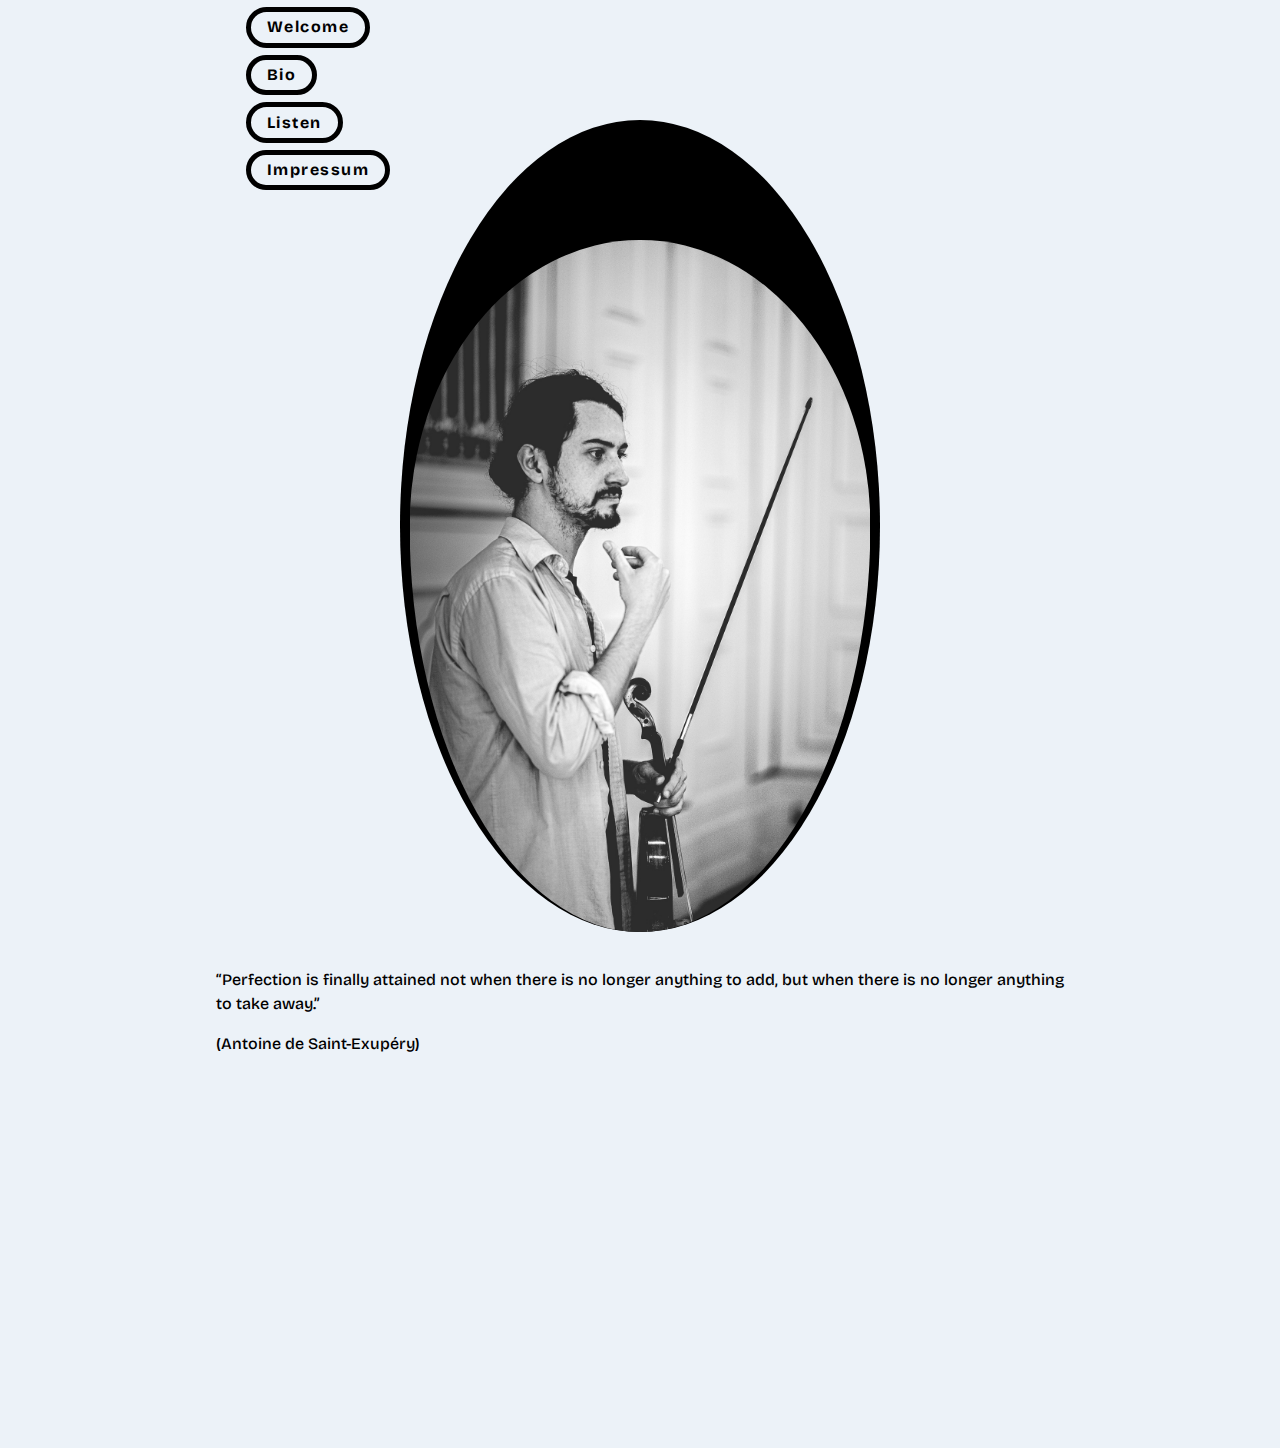
<file: index.html>
<!DOCTYPE html>
<html lang="en">
    <head>
         <meta name="viewport" content="initial-scale=1, width=device-width">
         <meta charset="utf-8">
        <title>My Website</title>
        <!--Fonts-->
        <link rel="preconnect" href="https://fonts.gstatic.com" crossorigin>
        <link href="https://fonts.googleapis.com/css2?family=Bricolage+Grotesque:opsz,wght@10..48,200&display=swap" rel="stylesheet">
        
        <!--my css-->
        <link href="static/style.css" rel="stylesheet">
        <script src="script.js"></script>
        <title> Welcome </title>
    </head>
    <body>
        <div class="bio-grid">
            <div class="color-change-button">
                <div class="flex">
                    <div>
                        <button class="color-change-button" id="background_color">Welcome</button>
                            <form action="templates/bio.html" >
                                <button id="background_color">Bio</button> 
                            </form>
                            <form target="_blank" action="https://www.youtube.com/@guillemtz5079">
                                <button id="background_color">Listen</button> 
                            </form>
                            <form action="templates/impressum.html">
                                <button id="background_color">Impressum</button> 
                            </form>
                    </div>
                </div>
            </div>
            <div class="bio-image">
                <div class="flex">
                        <img src="images/guille_1.jpeg" alt="Copyright Swen-Kristian Wolf">
                </div>
            </div>
            <div class="bio-quote">
                <div class="flex">
                    “Perfection is finally attained not when there is no longer anything to add, but when there is no longer anything to take away.” 
                    <p>
                        (Antoine de Saint-Exupéry)
                    </p>
                </div>
            </div>
</html>
</file>
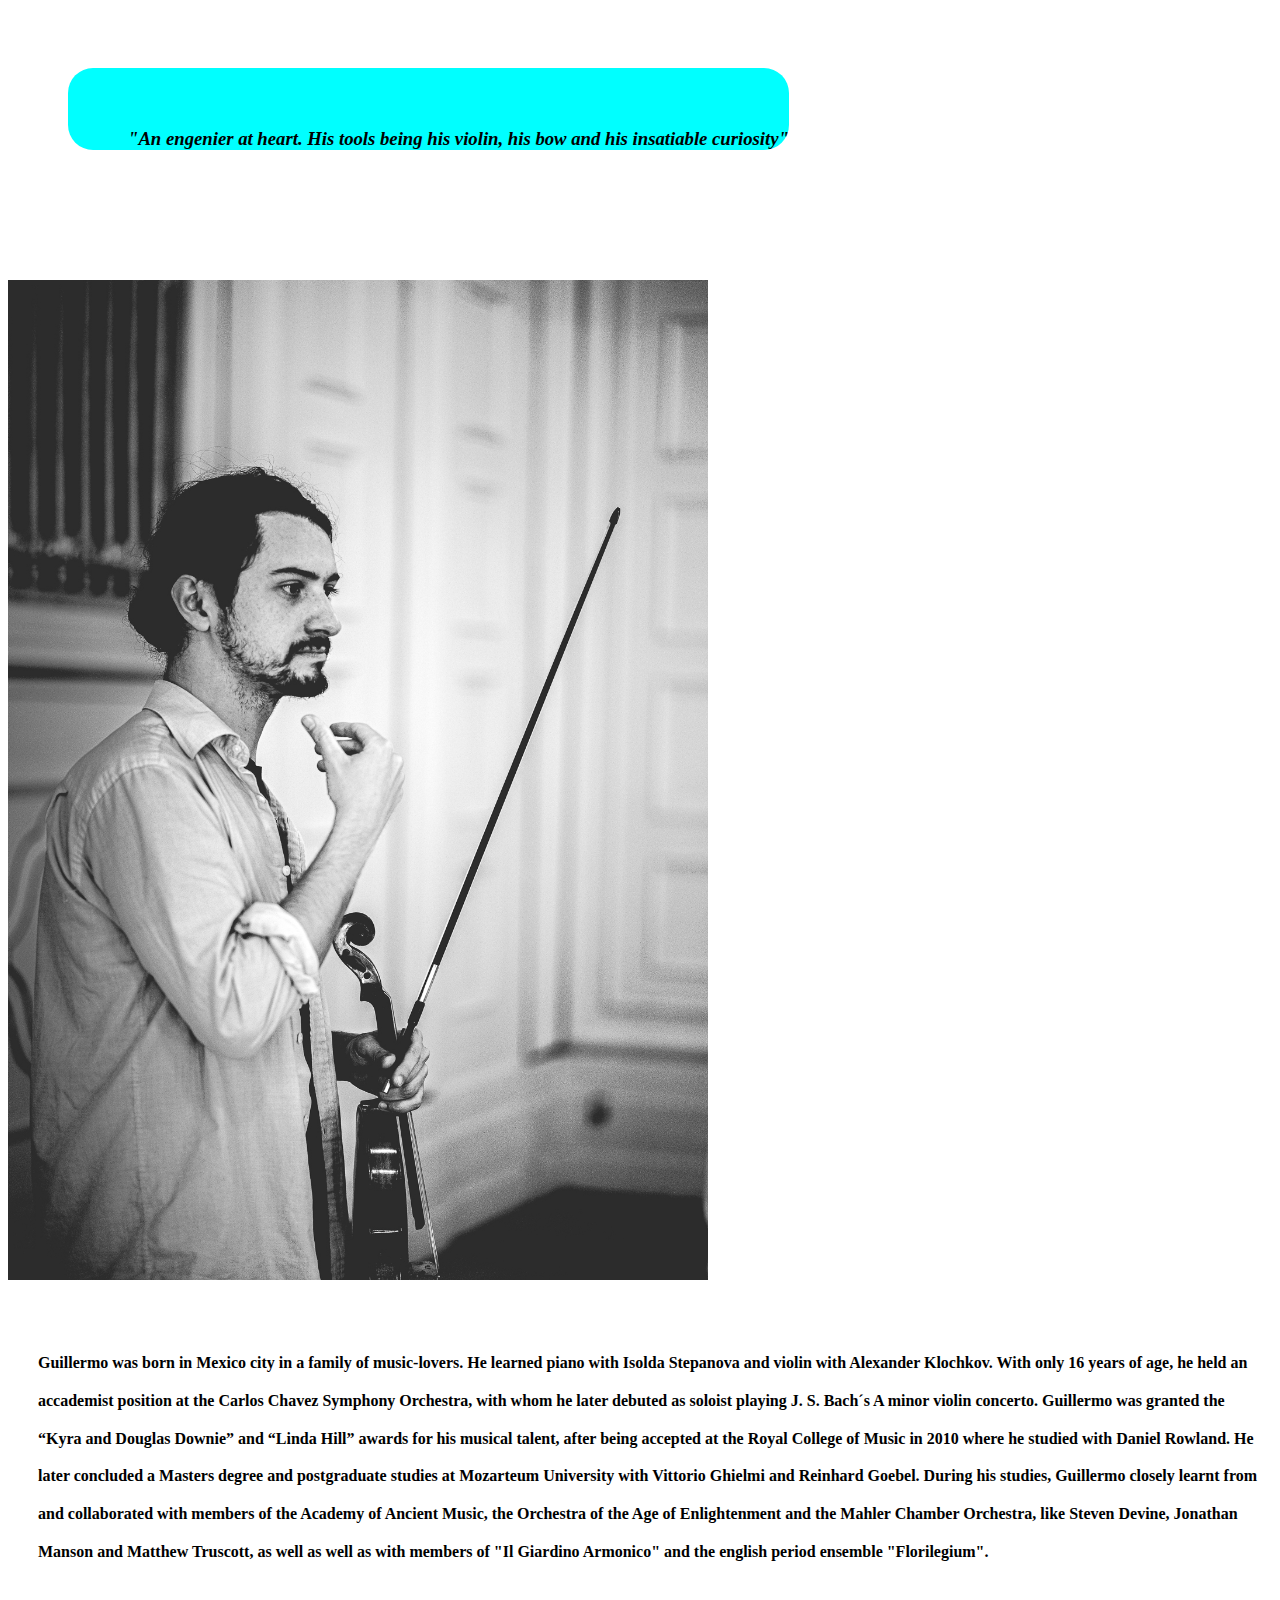
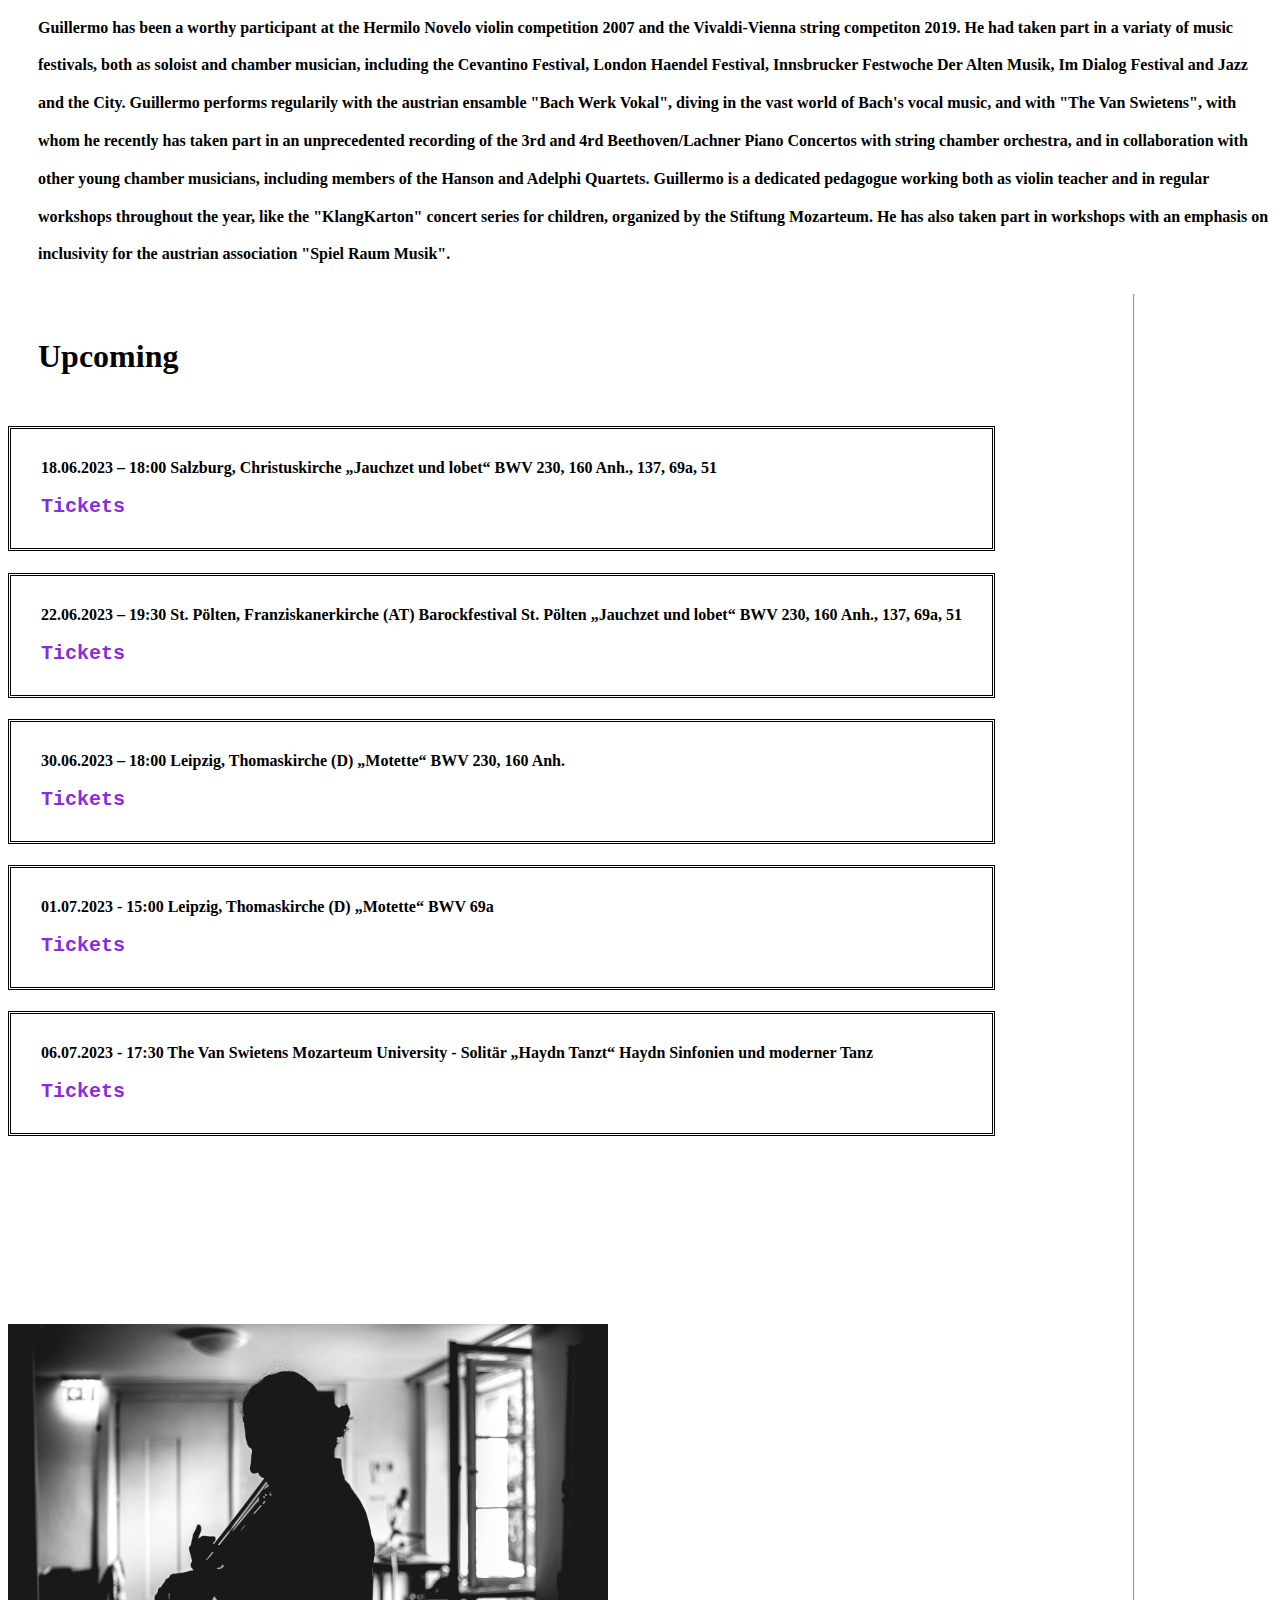
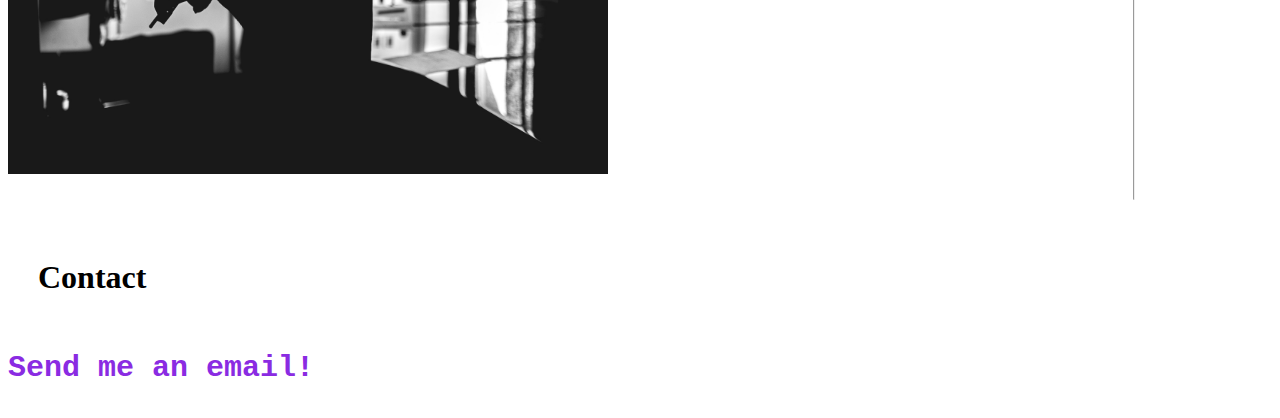
<file: main.html>
<!DOCTYPE html>
<html lang="en">
    <meta name="viewport" content="width=device-width, inicial-scale=1.0">
    <head>
        <link href="https://cdn.jsdelivr.net/npm/bootstrap@5.3.0/dist/css/bootstrap.min.css" rel="stylesheet" integrity="sha384-9ndCyUaIbzAi2FUVXJi0CjmCapSmO7SnpJef0486qhLnuZ2cdeRhO02iuK6FUUVM" crossorigin="anonymous">
        <title> Welcome </title>
        <style>
            body {
                display: flex;
                flex-wrap: wrap;
            }
            
            h1 {
                padding: 30px;
            }
            
            a {
                color: blueviolet;
                font-size: 20px;
                font-family: 'Courier New', Courier, monospace;
                text-decoration: none;
            }

            a:hover {
                color: black;
            }

            /*body {
                background-image: url(guillermo_0001.jpg);
                background-size: cover;
            }*/

            li {
                float: left;
                display: inline;
            }
            ul {
                list-style-type: none;
                margin: 0;
                padding: 0;
                width: 200px;
            }

            li a {
                display: block;
            }

            img {
                margin-top: 30px;
                margin-left: 0px;
                padding-top: 40px;
                padding-bottom: 30px;
            }

            #bio {
                font-size: 16px;
                line-height: 1cm;
                margin-top: 30px;
                margin-left: 30px;
            }

            h3 {
                padding-top: 60px;
                padding-left: 60px;
                margin-top: 60px;
                margin-bottom: 60px;
                margin-left: 60px;
                margin-right: 60px;
                font-style: italic;
                background-color: aqua;
                border-radius: 25px;
            }

            #concert {
                border-style:double;
                padding: 30px;
            }

            h4 {
                font-size: 16px;
            }

            #image_upcomming {
                margin-top: 30px;
                padding-top: 30px;
            }

    </style>
    </head>
    <body>
        <h3>"An engenier at heart. His tools being his violin, his bow and his insatiable curiosity"</h3>
        <div class="container text-center">
            <div class="row align-items-start">
              <div class="col">
                <img src="images/Guillermo2_Copyright_Sven_Kristian_Wolf.jpeg"  class="img-fluid" alt="Copyright Swen-Kristian Wolf" width="700" height="1000">
              </div>
            </div>
        </div>
            <div class="container text-center">              
                <div class="row align-items-start">
                    <div class="col">
                    <h2 id="bio">
                        <p1>
                        Guillermo was born in Mexico city in a family of music-lovers. He learned
                        piano with Isolda Stepanova and violin with Alexander Klochkov.
                        With only 16 years of age, he held an accademist position at the Carlos Chavez Symphony Orchestra, with whom
                        he later debuted as soloist playing J. S. Bach´s A minor violin concerto.
                        Guillermo was granted the “Kyra and Douglas
                        Downie” and “Linda Hill” awards for his musical talent, after
                        being accepted at the Royal College of
                        Music in 2010 where he studied with
                        Daniel Rowland. He later concluded a
                        Masters degree and postgraduate studies at
                        Mozarteum University with Vittorio
                        Ghielmi and Reinhard Goebel.
                        During his studies, Guillermo closely learnt from and
                        collaborated with members of the Academy
                        of Ancient Music, the Orchestra of the
                        Age of Enlightenment and the Mahler Chamber Orchestra, like Steven Devine, Jonathan Manson and 
                        Matthew Truscott,
                        as well as well as with members of "Il Giardino Armonico" and the english period ensemble
                        "Florilegium".
                        <br></br>
                        Guillermo has been a worthy participant at the Hermilo Novelo violin competition 2007 and the Vivaldi-Vienna string competiton 2019.
                        He had taken part in a variaty of music festivals, both as soloist and chamber musician, including the Cevantino Festival, London Haendel Festival,
                        Innsbrucker Festwoche Der Alten Musik, Im Dialog Festival and Jazz and the City. 
                        Guillermo performs regularily with the austrian ensamble "Bach Werk Vokal", diving in the vast world of Bach's vocal music,
                        and with "The Van Swietens", with whom he recently 
                        has taken part in an
                        unprecedented recording of the 3rd and 4rd
                        Beethoven/Lachner Piano Concertos with string chamber orchestra, 
                        and in collaboration with other
                        young chamber musicians, including members
                        of the Hanson and Adelphi Quartets.
                        Guillermo is a dedicated pedagogue working both as violin teacher and in regular workshops throughout the year, 
                        like the "KlangKarton" concert series for children, organized by the Stiftung Mozarteum. He has also taken part
                        in workshops with an emphasis on inclusivity for the austrian  association
                        "Spiel Raum Musik".   
                    </p1>
                    </h2>
              </div>
            </div>
        </div>

    <br> </br>
    <div class="container text-center">
        <div class="row align-items-start">
          <div class="col">
            <h1>Upcoming </h1>
            <div class="container">
                <h4 id="concert">
                    18.06.2023 – 18:00
                Salzburg, Christuskirche
                „Jauchzet und lobet“
                BWV 230, 160 Anh., 137, 69a, 51
                <br></br> 
                <a href="https://www.bachwerkvokal.com/konzerte">Tickets</a>
                </h4>
            </div>

            <div class="container">
                <h4 id="concert">
                    22.06.2023 – 19:30
                    St. Pölten, Franziskanerkirche (AT)
                    Barockfestival St. Pölten
                    „Jauchzet und lobet“
                    BWV 230, 160 Anh., 137, 69a, 51 
                <br></br> 
                <a href="https://www.bachwerkvokal.com/konzerte">Tickets</a>
                </h4>
            </div>

            <div class="container">
                <h4 id="concert">
                    30.06.2023 – 18:00
                    Leipzig, Thomaskirche (D)
                    „Motette“
                    BWV 230, 160 Anh.
                <br></br> 
                <a href="https://www.thomaskirche.org/erleben/kalender">Tickets</a>
                </h4>
            </div>

            <div class="container">
                <h4 id="concert">
                    01.07.2023 - 15:00
                    Leipzig, Thomaskirche (D)
                    „Motette“
                    BWV 69a
                <br></br> 
                <a href="https://www.thomaskirche.org/erleben/kalender">Tickets</a>
                </h4>
            </div>

            <div class="container">
                <h4 id="concert">
                    06.07.2023 - 17:30
                    The Van Swietens
                    Mozarteum University - Solitär
                    „Haydn Tanzt“ Haydn Sinfonien und moderner Tanz
                <br></br> 
                    <a href="https://my.weezevent.com/the-van-swietens-haydn-tanzt">Tickets</a>
                </h4>
            </div>
            
            <br></br> 

           

          </div>
          <div id="image_upcomming" class="col">
            <img src="images/Guillermo_Copyright_Sven_Kristian_Wolf.jpeg" alt="Copyright Swen-Kristian Wolf" width="600" height="450">
          </div>
        </div>
      </div>
            
        <hr>

      <div class="container text-center">
        <div class="row align-items-start">
           <h1>Contact</h1>
            <a href="mailto:gumarudego@gmai.com" ><h2>Send me an email!</h2></a>
          </div>
        </div>
      </div>

        <br></br> 
        <br></br> 
        <br></br> 
    
    </body>
</html>
</file>
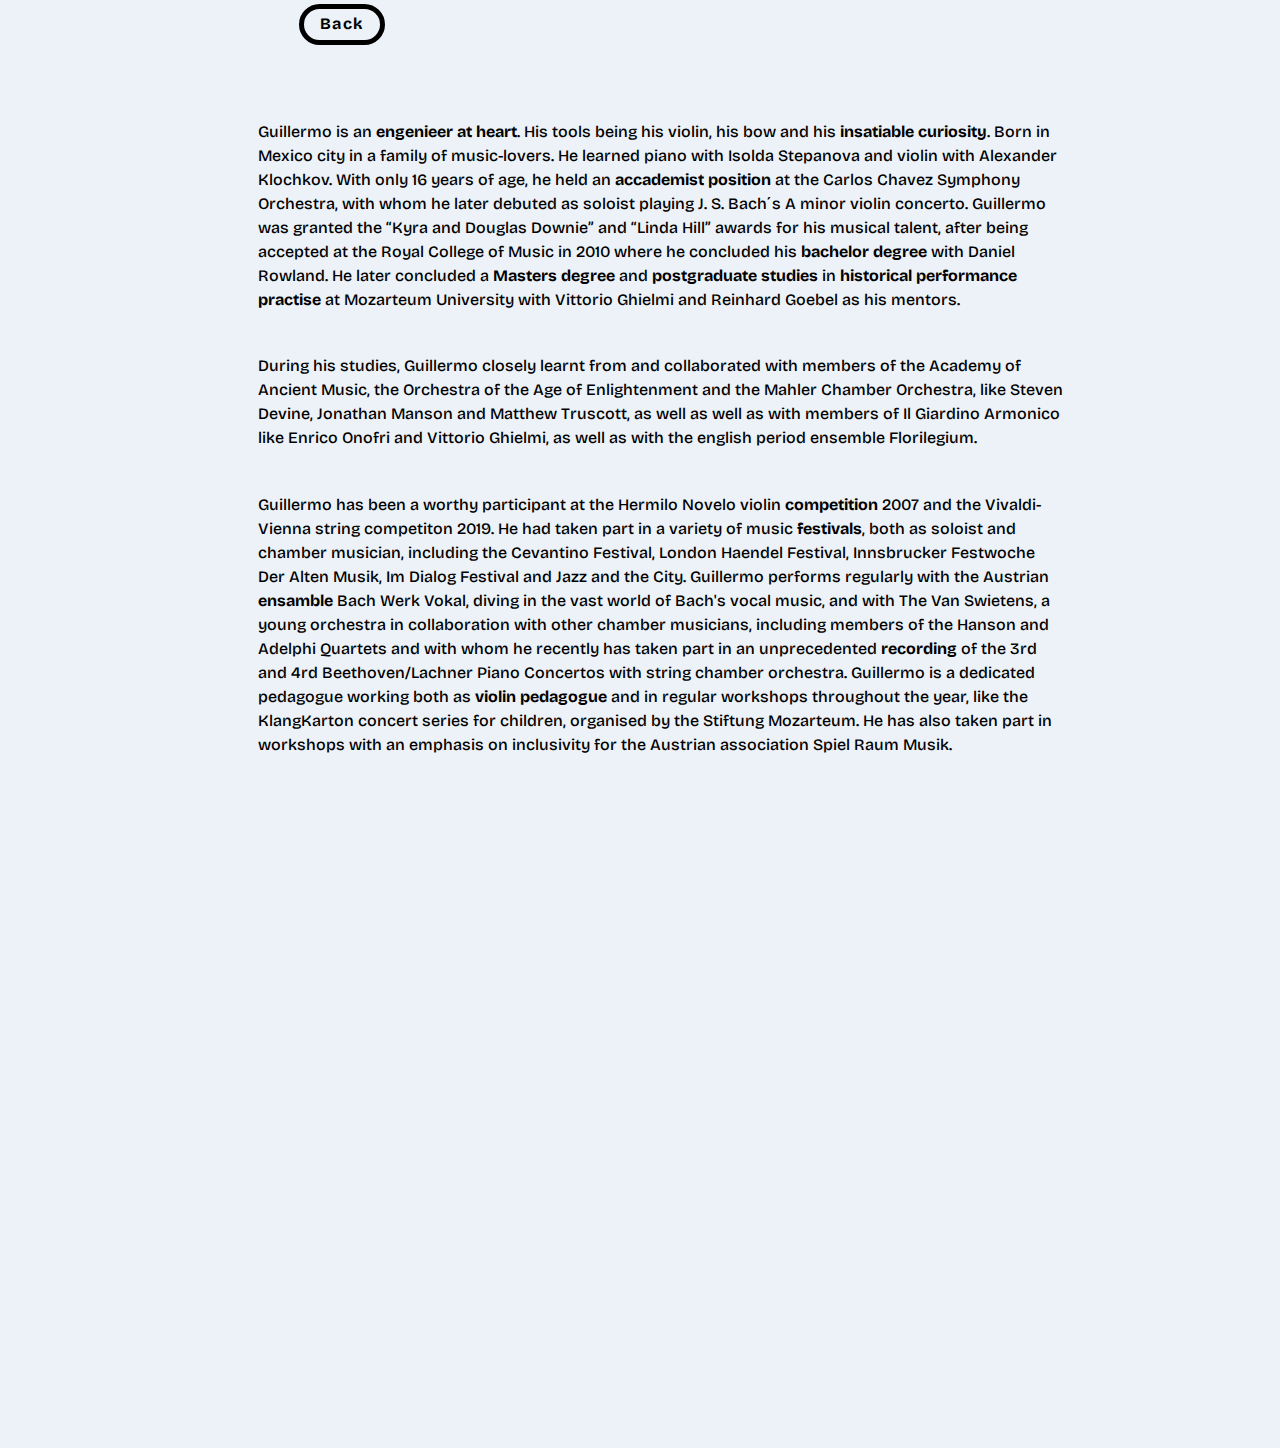
<file: templates/bio.html>
<!DOCTYPE html>
<html lang="en">
    <head>
         <meta name="viewport" content="initial-scale=1, width=device-width">
         <meta charset="utf-8">
        <title> Bio</title>
        <!--Fonts-->
        <link rel="preconnect" href="https://fonts.gstatic.com" crossorigin>
        <link href="https://fonts.googleapis.com/css2?family=Bricolage+Grotesque:opsz,wght@10..48,200&display=swap" rel="stylesheet">
        
        <!--my css-->
        <link href="../static/style.css" rel="stylesheet">
    </head>
    <body>
        <div class="bio-grid">
            <div class="color-change-button">
                <div class="flex">
                    <div>
                        <form action="../index.html">
                            <button>Back</button>
                        </form>
                    </div>
                </div>
            </div>
            <div class="bio-text">
                <div class="flex">
                    <div>
                        <p>
                            Guillermo is an <b>engenieer at heart</b>. His tools being his violin, his bow and his <b>insatiable curiosity</b>.
                            Born in Mexico city in a family of music-lovers. He learned
                            piano with Isolda Stepanova and violin with Alexander Klochkov.
                            With only 16 years of age, he held an <b>accademist position</b> at the Carlos Chavez Symphony Orchestra, with whom
                            he later debuted as soloist playing J. S. Bach´s A minor violin concerto.
                            Guillermo was granted the “Kyra and Douglas
                            Downie” and “Linda Hill” awards for his musical talent, after
                            being accepted at the Royal College of
                            Music in 2010 where he concluded his <b>bachelor degree</b> with
                            Daniel Rowland. He later concluded a
                            <b>Masters degree</b> and <b>postgraduate studies</b> in <b>historical performance practise</b> at
                            Mozarteum University with Vittorio
                            Ghielmi and Reinhard Goebel as his mentors.
                        </p>
                        <p>
                            During his studies, Guillermo closely learnt from and
                            collaborated with members of the Academy
                            of Ancient Music, the Orchestra of the
                            Age of Enlightenment and the Mahler Chamber Orchestra, like Steven Devine, Jonathan Manson and 
                            Matthew Truscott,
                            as well as well as with members of Il Giardino Armonico like Enrico Onofri and Vittorio Ghielmi, as well as with the english period ensemble
                            Florilegium.
                        </p> 
                        <p>
                            Guillermo has been a worthy participant at the Hermilo Novelo violin <b>competition</b> 2007 and the Vivaldi-Vienna string competiton 2019.
                            He had taken part in a variety of music <b>festivals</b>, both as soloist and chamber musician, including the Cevantino Festival, London Haendel Festival,
                            Innsbrucker Festwoche Der Alten Musik, Im Dialog Festival and Jazz and the City. 
                            Guillermo performs regularly with the Austrian <b>ensamble</b> Bach Werk Vokal, diving in the vast world of Bach's vocal music,
                            and with The Van Swietens, a young orchestra in collaboration with other
                            chamber musicians, including members
                            of the Hanson and Adelphi Quartets and with whom he recently 
                            has taken part in an
                            unprecedented <b>recording</b> of the 3rd and 4rd
                            Beethoven/Lachner Piano Concertos with string chamber orchestra.
                            Guillermo is a dedicated pedagogue working both as <b>violin pedagogue</b> and in regular workshops throughout the year, 
                            like the KlangKarton concert series for children, organised by the Stiftung Mozarteum. He has also taken part
                            in workshops with an emphasis on inclusivity for the Austrian  association
                            Spiel Raum Musik.   
                        </p>
                        </p>
                    </div>
                </div>
            </div>
        </div>
    </body>
</html>
</file>
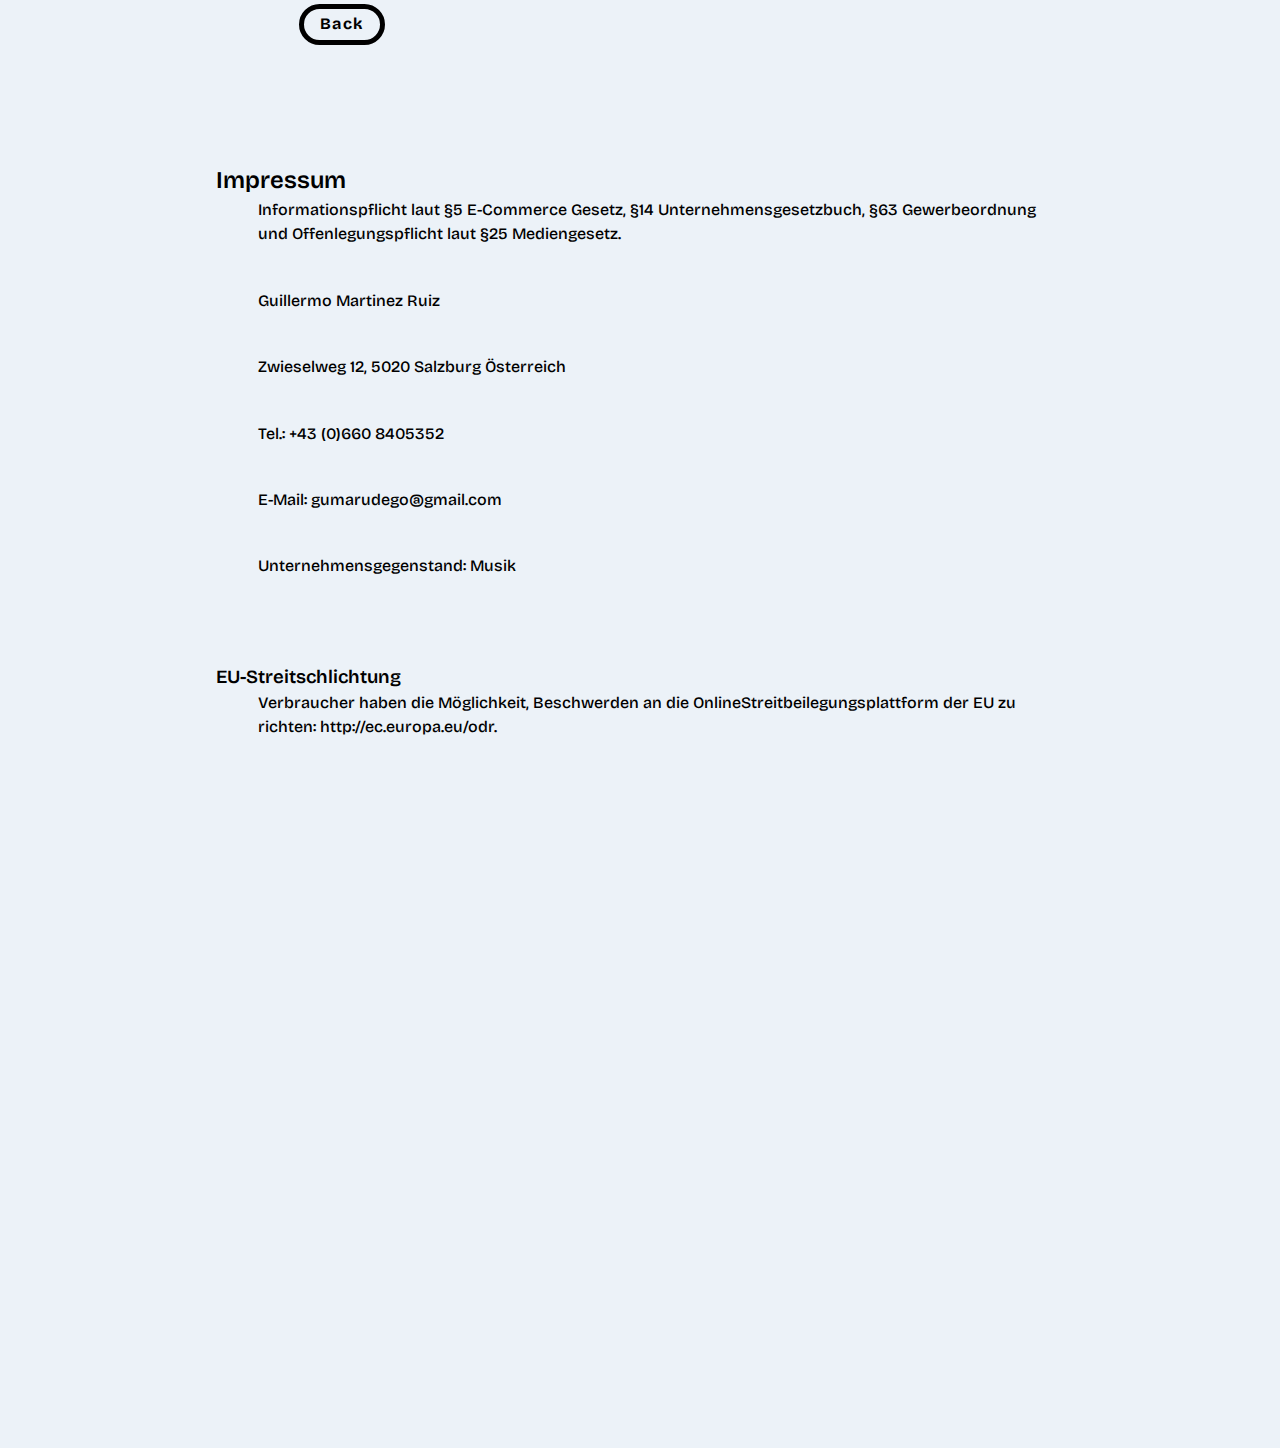
<file: templates/impressum.html>
<!DOCTYPE html>
<html lang="en">
    <head>
         <meta name="viewport" content="initial-scale=1, width=device-width">
         <meta charset="utf-8">
        <title>Impressum</title>
        <!--Fonts-->
        <link rel="preconnect" href="https://fonts.gstatic.com" crossorigin>
        <link href="https://fonts.googleapis.com/css2?family=Bricolage+Grotesque:opsz,wght@10..48,200&display=swap" rel="stylesheet">
        
        <!--my css-->
        <link href="../static/style.css" rel="stylesheet">
    </head>
    <body>
        <div class="bio-grid">
            <div class="color-change-button">
                <div class="flex">
                    <div>
                        <form action="../index.html">
                            <button>Back</button>
                        </form>
                    </div>
                </div>
            </div>
            <div class="bio-text">
                <div class="flex">
                    <div>
                        <p>
                            <h2>Impressum</h2>
                                <p>
                                    Informationspflicht laut §5 E-Commerce Gesetz, §14 Unternehmensgesetzbuch, §63 Gewerbeordnung und Offenlegungspflicht laut §25 Mediengesetz.
                                </p>
                                    
                                    <p>
                                        Guillermo Martinez Ruiz
                                    </p>
                                    <p>
                                        
                                        Zwieselweg 12, 5020 Salzburg
                                        Österreich
                                    </p>
                                    
                                    <p>Tel.: +43 (0)660 8405352</p>
                                    <p>E-Mail: gumarudego@gmail.com </p>
                                    <p>Unternehmensgegenstand: Musik </p>
                                </p>
                                <h3>EU-Streitschlichtung</h3>
                                <p>
                                Verbraucher haben die Möglichkeit, Beschwerden 
                                an die OnlineStreitbeilegungsplattform der EU zu richten: http://ec.europa.eu/odr. 
                                </p>
                        </p>
                    </div>
                </div>
            </div>
        </div>
    </body>
</html>
<!DOCTYPE html>
</file>
<file: static/style.css>
/*The following code until the "component2 section has been borrowed from Kevin Powell's Github repo: 
    https://github.com/kevin-powell/learn-grid-the-easy-way/blob/main/style-start.css*/

:root {
    --clr-primary-400: 263 55% 52%;
    --clr-secondary-400: 217 19% 35%;
    --clr-secondary-500: 219 29% 14%;
    --clr-neutral-100: 0 0% 100%;
    --clr-neutral-200: 210 46% 95%;
    --clr-neutral-300: 0 0% 81%;
  
    --ff-primary: 'Bricolage Grotesque', sans-serif;
  
    --fw-400: 500;
    --fw-700: 600;
  
    --fs-300: 0.6875rem;
    --fs-400: 0.8125rem;
    --fs-500: 1.25rem;
  }
  
  /* Box sizing rules */
  *,
  *::before,
  *::after {
    box-sizing: border-box;
  }
  
  /* Remove default margin */
  body,
  h1,
  h2,
  h3,
  h4,
  p,
  figure,
  blockquote,
  dl,
  dd {
    margin: 0;
  }
  
  /* Remove list styles on ul, ol elements with a list role, which suggests default styling will be removed */
  ul[role="list"],
  ol[role="list"] {
    list-style: none;
  }
  
  /* Set core root defaults */
  html:focus-within {
    scroll-behavior: smooth;
  }
  
  /* Set core body defaults */
  body {
    min-height: 100vh;
    text-rendering: optimizeSpeed;
    line-height: 1.5;
  }
  
  /* A elements that don't have a class get default styles */
  a:not([class]) {
    text-decoration-skip-ink: auto;
  }
  
  /* Make images easier to work with */
  img,
  picture {
    max-width: 100%;
    display: block;
  }
  
  /* Inherit fonts for inputs and buttons */
  input,
  button,
  textarea,
  select {
    font: inherit;
  }
  
  /* Remove all animations, transitions and smooth scroll for people that prefer not to see them */
  @media (prefers-reduced-motion: reduce) {
    html:focus-within {
      scroll-behavior: auto;
    }
  
    *,
    *::before,
    *::after {
      animation-duration: 0.01ms !important;
      animation-iteration-count: 1 !important;
      transition-duration: 0.01ms !important;
      scroll-behavior: auto !important;
    }
  }
  
  body {
    display: grid;
    place-content: center;
    min-height: 100vh;
  
    font-family: var(--ff-primary);
    font-weight: var(--fw-400);
  
    background-color: hsl(var(--clr-neutral-200));
  }
  
  h1,
  h2,
  h3 {
    font-weight: var(--fw-700);
  }
  
  /* utilities */
  .flex {
    display: flex;
    flex-wrap: wrap;
    gap: var(--gap, 1rem);
  }
  
  .flow > *:where(:not(:first-child)) {
    margin-top: var(--flow-spacer, 1em);
  }
  
  .bg-primary-400 {
    background: hsl(var(--clr-primary-400));
  }
  .bg-secondary-400 {
    background: hsl(var(--clr-secondary-400));
  }
  .bg-secondary-500 {
    background: hsl(var(--clr-secondary-500));
  }
  
  .bg-neutral-100 {
    background: hsl(var(--clr-neutral-100));
  }
  
  .text-neutral-100 {
    color: hsl(var(--clr-neutral-100));
  }
  .text-secondary-400 {
    color: hsl(var(--clr-secondary-400));
  }
  .border-primary-400 {
    border: 2px solid #a775f1;
  }


/* Components */


.bio-grid {
    display: grid;
    gap: 1.5rem;
}

@media (min-width: 40em) {
    .bio-grid {
        grid-template-columns: [one] 10rem [two] 30rem [three] 10rem;
        grid-template-rows: [one] 6rem [two] 30rem [three] 20rem [four] 30rem;
    }
}

.bio-grid .bio-text {
    grid-column-start: 1;
    grid-column-end: 4;

    grid-row-start: 2;
    grid-row-end: 3;
    justify-self: stretch;
}

.bio-grid .bio-quote {
  grid-column-start: 1;
  grid-column-end: 4;
  grid-row-start: 4;
  grid-row-end: 5;
}

.bio-grid .color-change-button {
    grid-column-start: 1;
    grid-column-end: 2;

    grid-row-start: 1;
    grid-row-end: 2;
    justify-self: end;
}


.bio-grid .bio-image {
    grid-column-start: 1;
    grid-column-end: 3; 
    grid-row-start: 2;
    grid-column-end: 4;
    justify-self: start;
}

.bio-text .flex div p {
    font-family: var(--ff-primary);
    padding-left: 5%;
    padding-left: 5%;
    padding-bottom: 5%;
}

@media (min-width:40em) {
    .bio-grid .bio-image {
        grid-column-start: 2;
        grid-column-end: 3;
    }
}

h1 {
    padding: 2rem;
}

button {
    background-color: transparent;
    padding: .2em 1em;
    margin-left: 10%;
    margin-top: 5%;
    border:5px solid black;
    font-family: var(--ff-primary); 
    font-weight: bold;
    font-size: 1rem;
    color: black;
    letter-spacing: 1.5px;
    border-radius: 50px;
    cursor: pointer;
}

button:focus {
    outline: none;
}

a {
    color: blueviolet;
    font-size: 20px;
    font-family: 'Courier New', Courier, monospace;
    text-decoration: none;
}

a:hover {
    color: black;
}

li {
    float: left;
    display: inline;
}
ul {
    list-style-type: none;
    margin: 0;
    padding: 0;
    width: 200px;
}

li a {
    display: block;
}

.bio-image img {
    border-radius: 90%;
    padding-top: 120px;
    background-color: black !important;
    padding-left: 2%;
    padding-right: 2%;
}

/* .bio {
    font-family:'Franklin Gothic Medium', 'Arial Narrow', Arial, sans-serif; 
    font-weight: normal;
    font-size: 1.5rem;
    line-height: 1cm;
    padding-left: 1cm;
    padding-right: 1cm;
    padding-bottom: 1cm; 

    margin-top: 30px; 
    margin-left: 30px; 
}*/


/* #concert {
    border-style:double;
    padding: 30px;
}

#image_upcomming {
    margin-top: 30px;
    padding-top: 30px;
} */
</file>
